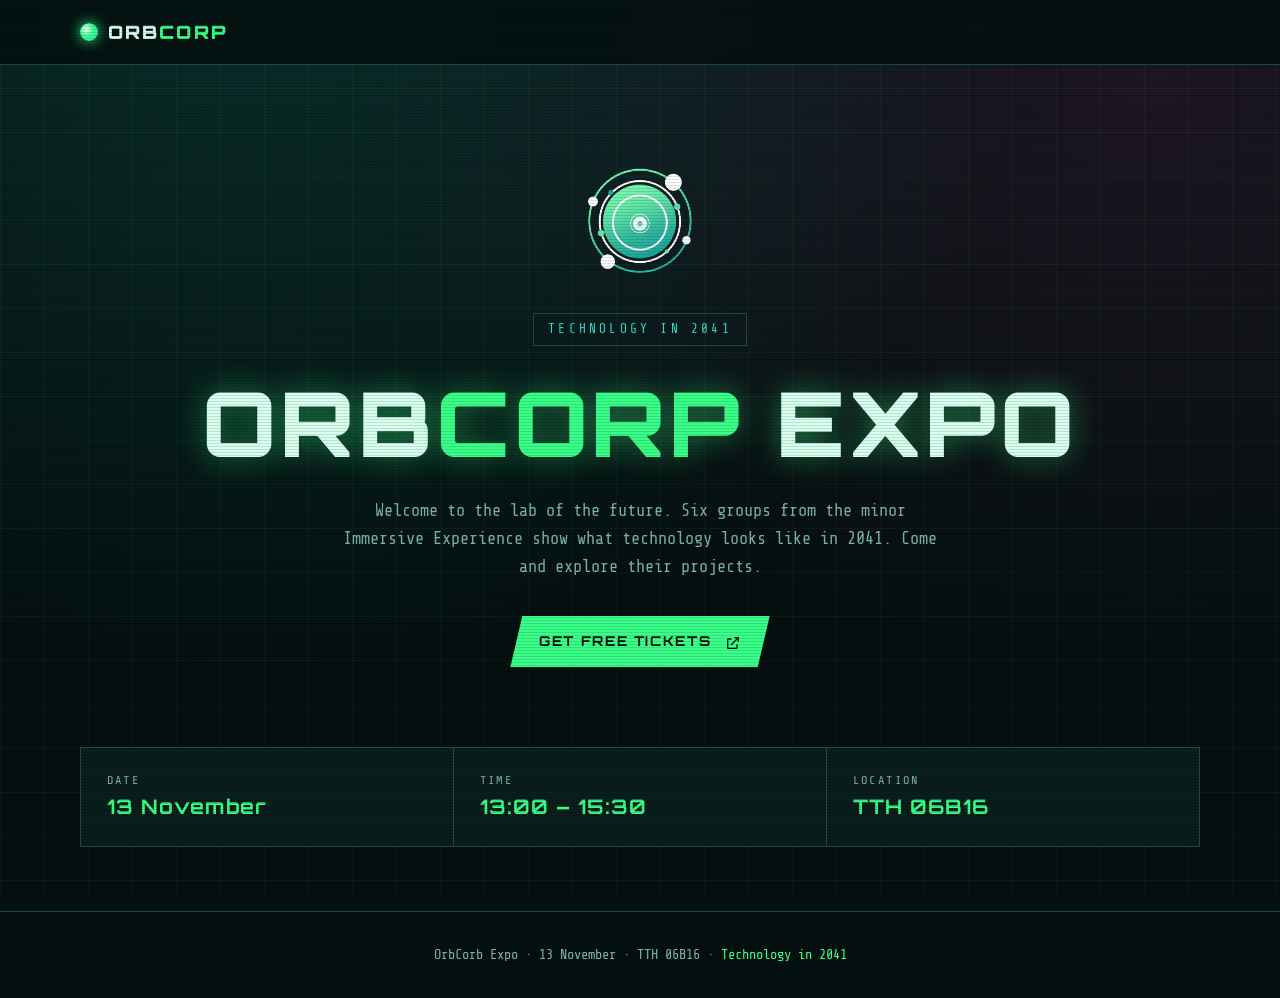
<file: index.html>
<!DOCTYPE html>
<html lang="en">
<head>
  <meta charset="UTF-8">
  <meta name="viewport" content="width=device-width, initial-scale=1">
  <title>OrbCorp Expo | Technology in 2041</title>
  <link rel="stylesheet" href="css/style.css">
</head>
<body>
<header class="site-header">
  <div class="wrap nav">
    <a class="logo" href="index.html"><b>ORB<span>CORP</span></b></a>
    <!-- <button class="nav-toggle" aria-label="Menu">MENU</button>
    <ul class="nav-links">
      <li><a href="index.html" class="active">Home</a></li>
      <li><a href="index.html#projects">Projects</a></li>
      <li><a href="https://www.eventbrite.nl/e/orbcorp-laboratories-tickets-2004228708018?aff=oddtdtcreator" target="_blank">Sign up</a></li>
    </ul> -->
  </div>
</header>

<main>
  <section class="hero">
    <div class="wrap">
      <div class="orb"></div>
      <span class="tag">Technology in 2041</span>
      <h1>ORB<em>CORP</em> EXPO</h1>
      <p class="sub">Welcome to the lab of the future. Six groups from the minor Immersive Experience  show what technology looks like in 2041. Come and explore their projects.</p>
      <div class="cta">
        <a class="btn" href="https://www.eventbrite.nl/e/orbcorp-laboratories-tickets-2004228708018?aff=oddtdtcreator" target="_blank" rel="noopener noreferrer">
          <span>Get free tickets</span>
          <svg aria-hidden="true" viewBox="0 0 24 24" width="16" height="16" style="vertical-align:middle; margin-left:.5rem;">
            <path d="M14 3h7v7h-2V6.41l-9.29 9.3-1.42-1.42 9.3-9.29H14V3zm-4 2H5a2 2 0 0 0-2 2v12a2 2 0 0 0 2 2h12a2 2 0 0 0 2-2v-5h-2v5H5V7h5V5z" fill="currentColor"/>
          </svg>
        </a>
       <!-- <a class="btn ghost" href="#projects">View the projects</a> -->
      </div>
    </div>
  </section>

  <div class="wrap">
    <div class="info">
      <div><small>Date</small><strong>13 November</strong></div>
      <div><small>Time</small><strong>13:00 &ndash; 15:30</strong></div>
      <div><small>Location</small><strong>TTH 06B16</strong></div>
    </div>
  </div>

 <!-- <section id="projects">
    <div class="wrap">
      <h2 class="section-title">Projects</h2>
      <p class="section-lead">Six groups, six visions of 2041. Click a project to find out more.</p>
      <div class="cards">
      <a class="card g1" href="groups/group-1.html">
        <img src="images/group-1.svg" alt="Photo of group 1">
        <div class="card-body">
          <small>Group 1</small>
          <h3>Project title group 1</h3>
          <p>A short description of this group's project goes here. Replace this dummy text with your own.</p>
          <span class="more">View project &rarr;</span>
        </div>
      </a>
      <a class="card g2" href="groups/group-2.html">
        <img src="images/group-2.svg" alt="Photo of group 2">
        <div class="card-body">
          <small>Group 2</small>
          <h3>Project title group 2</h3>
          <p>A short description of this group's project goes here. Replace this dummy text with your own.</p>
          <span class="more">View project &rarr;</span>
        </div>
      </a>
      <a class="card g3" href="groups/group-3.html">
        <img src="images/group-3.svg" alt="Photo of group 3">
        <div class="card-body">
          <small>Group 3</small>
          <h3>Project title group 3</h3>
          <p>A short description of this group's project goes here. Replace this dummy text with your own.</p>
          <span class="more">View project &rarr;</span>
        </div>
      </a>
      <a class="card g4" href="groups/group-4.html">
        <img src="images/group-4.svg" alt="Photo of group 4">
        <div class="card-body">
          <small>Group 4</small>
          <h3>Project title group 4</h3>
          <p>A short description of this group's project goes here. Replace this dummy text with your own.</p>
          <span class="more">View project &rarr;</span>
        </div>
      </a>
      <a class="card g5" href="groups/group-5.html">
        <img src="images/group-5.svg" alt="Photo of group 5">
        <div class="card-body">
          <small>Group 5</small>
          <h3>Project title group 5</h3>
          <p>A short description of this group's project goes here. Replace this dummy text with your own.</p>
          <span class="more">View project &rarr;</span>
        </div>
      </a>
      <a class="card g6" href="groups/group-6.html">
        <img src="images/group-6.svg" alt="Photo of group 6">
        <div class="card-body">
          <small>Group 6</small>
          <h3>Project title group 6</h3>
          <p>A short description of this group's project goes here. Replace this dummy text with your own.</p>
          <span class="more">View project &rarr;</span>
        </div>
      </a>
      </div>
    </div>
  </section> -->
</main>

<footer class="site-footer">
  <div class="wrap">OrbCorb Expo &middot; 13 November &middot; TTH 06B16 &middot; <span>Technology in 2041</span></div>
</footer>
<script src="js/main.js"></script>
</body>
</html>
</file>
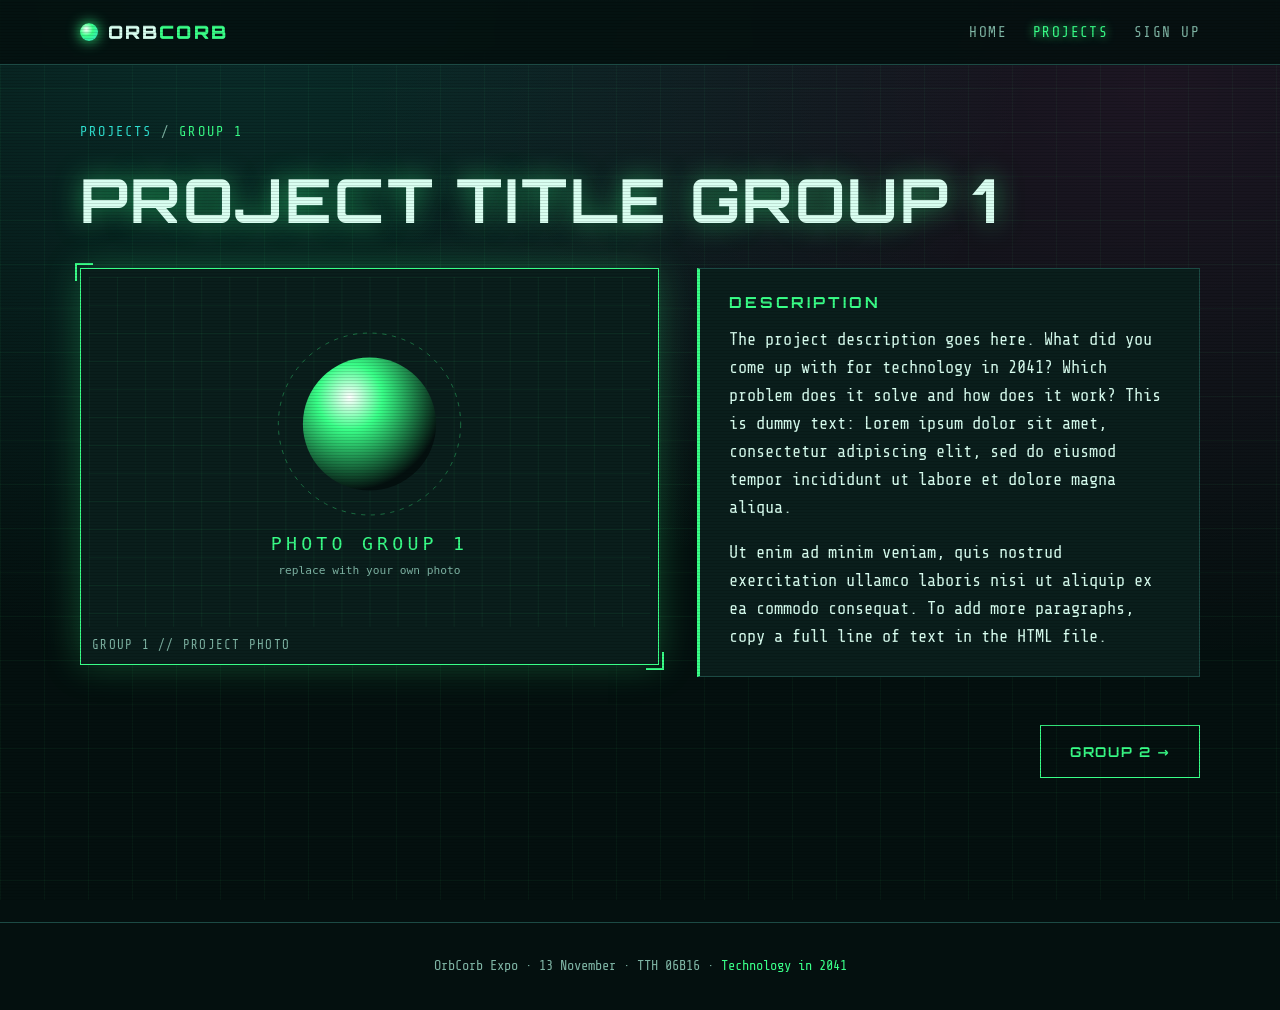
<file: groups/group-1.html>
<!DOCTYPE html>
<html lang="en">
<head>
  <meta charset="UTF-8">
  <meta name="viewport" content="width=device-width, initial-scale=1">
  <title>Group 1 | OrbCorb Expo</title>
  <link rel="stylesheet" href="../css/style.css">
</head>
<body class="g1">
<header class="site-header">
  <div class="wrap nav">
    <a class="logo" href="../index.html"><b>ORB<span>CORB</span></b></a>
    <button class="nav-toggle" aria-label="Menu">MENU</button>
    <ul class="nav-links">
      <li><a href="../index.html">Home</a></li>
      <li><a href="../index.html#projects" class="active">Projects</a></li>
      <li><a href="../signup.html">Sign up</a></li>
    </ul>
  </div>
</header>

<main class="wrap project">
  <p class="crumb"><a href="../index.html#projects">Projects</a> / <b>Group 1</b></p>

  <!-- ===== HIER INVULLEN: titel ===== -->
  <h1>Project title group 1</h1>

  <div class="project-grid">
    <figure class="frame">
      <!-- ===== HIER INVULLEN: foto (zet je foto in /images en pas src aan) ===== -->
      <img src="../images/group-1.svg" alt="Photo of group 1">
      <figcaption>Group 1 // project photo</figcaption>
    </figure>

    <div class="desc">
      <h2>Description</h2>
      <!-- ===== HIER INVULLEN: beschrijving ===== -->
      <p>The project description goes here. What did you come up with for technology in 2041? Which problem does it solve and how does it work? This is dummy text: Lorem ipsum dolor sit amet, consectetur adipiscing elit, sed do eiusmod tempor incididunt ut labore et dolore magna aliqua.</p>
      <p>Ut enim ad minim veniam, quis nostrud exercitation ullamco laboris nisi ut aliquip ex ea commodo consequat. To add more paragraphs, copy a full line of text in the HTML file.</p>
    </div>
  </div>

  <nav class="pager">
    <span></span>
    <a class="btn ghost" href="group-2.html">Group 2 &rarr;</a>
  </nav>
</main>

<footer class="site-footer">
  <div class="wrap">OrbCorb Expo &middot; 13 November &middot; TTH 06B16 &middot; <span>Technology in 2041</span></div>
</footer>
<script src="../js/main.js"></script>
</body>
</html>
</file>
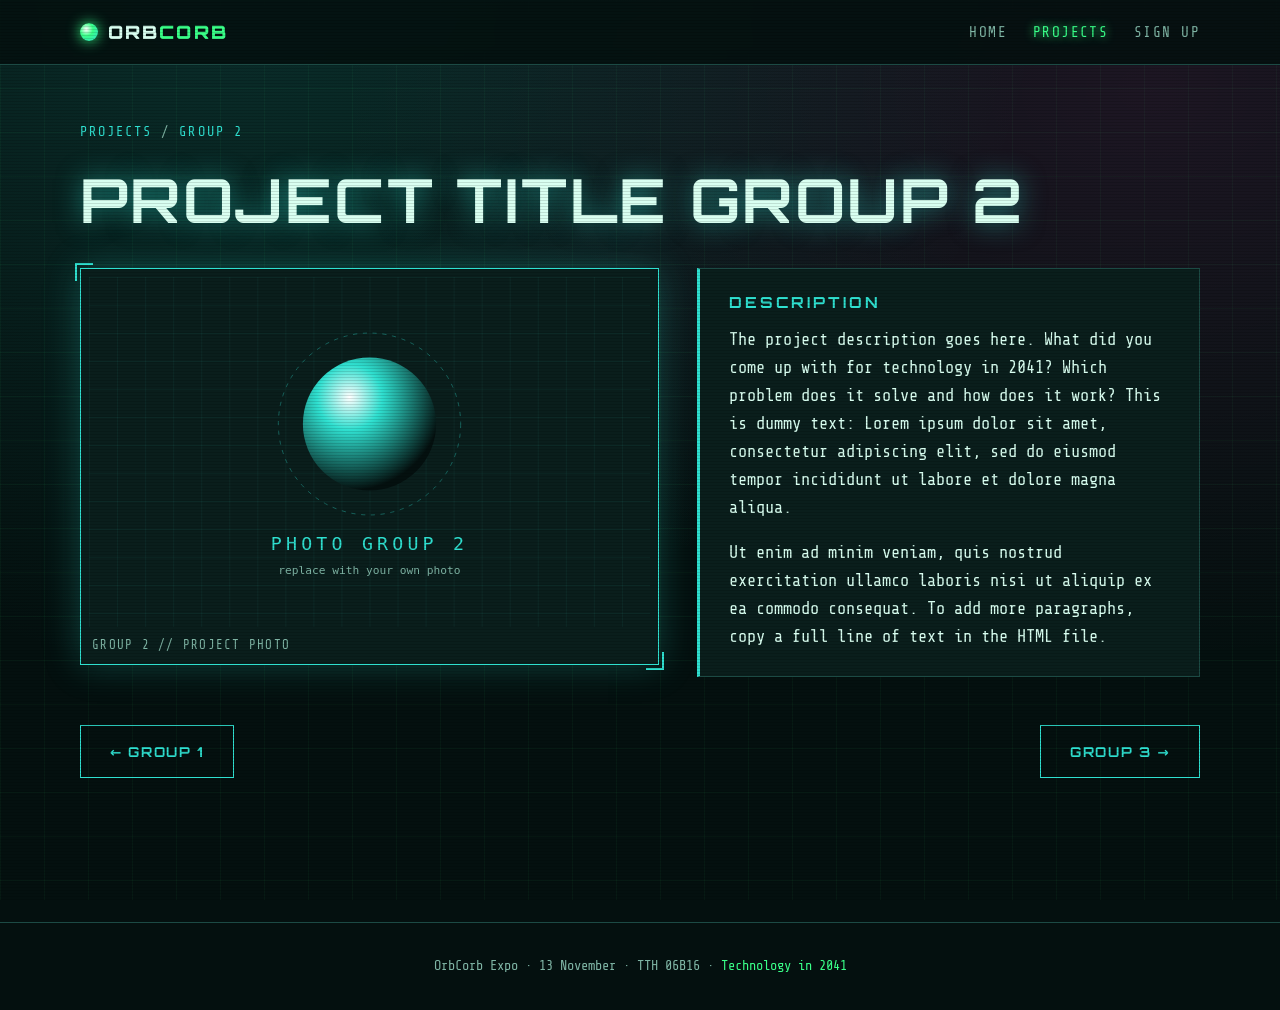
<file: groups/group-2.html>
<!DOCTYPE html>
<html lang="en">
<head>
  <meta charset="UTF-8">
  <meta name="viewport" content="width=device-width, initial-scale=1">
  <title>Group 2 | OrbCorb Expo</title>
  <link rel="stylesheet" href="../css/style.css">
</head>
<body class="g2">
<header class="site-header">
  <div class="wrap nav">
    <a class="logo" href="../index.html"><b>ORB<span>CORB</span></b></a>
    <button class="nav-toggle" aria-label="Menu">MENU</button>
    <ul class="nav-links">
      <li><a href="../index.html">Home</a></li>
      <li><a href="../index.html#projects" class="active">Projects</a></li>
      <li><a href="../signup.html">Sign up</a></li>
    </ul>
  </div>
</header>

<main class="wrap project">
  <p class="crumb"><a href="../index.html#projects">Projects</a> / <b>Group 2</b></p>

  <!-- ===== HIER INVULLEN: titel ===== -->
  <h1>Project title group 2</h1>

  <div class="project-grid">
    <figure class="frame">
      <!-- ===== HIER INVULLEN: foto (zet je foto in /images en pas src aan) ===== -->
      <img src="../images/group-2.svg" alt="Photo of group 2">
      <figcaption>Group 2 // project photo</figcaption>
    </figure>

    <div class="desc">
      <h2>Description</h2>
      <!-- ===== HIER INVULLEN: beschrijving ===== -->
      <p>The project description goes here. What did you come up with for technology in 2041? Which problem does it solve and how does it work? This is dummy text: Lorem ipsum dolor sit amet, consectetur adipiscing elit, sed do eiusmod tempor incididunt ut labore et dolore magna aliqua.</p>
      <p>Ut enim ad minim veniam, quis nostrud exercitation ullamco laboris nisi ut aliquip ex ea commodo consequat. To add more paragraphs, copy a full line of text in the HTML file.</p>
    </div>
  </div>

  <nav class="pager">
    <a class="btn ghost" href="group-1.html">&larr; Group 1</a>
    <a class="btn ghost" href="group-3.html">Group 3 &rarr;</a>
  </nav>
</main>

<footer class="site-footer">
  <div class="wrap">OrbCorb Expo &middot; 13 November &middot; TTH 06B16 &middot; <span>Technology in 2041</span></div>
</footer>
<script src="../js/main.js"></script>
</body>
</html>
</file>
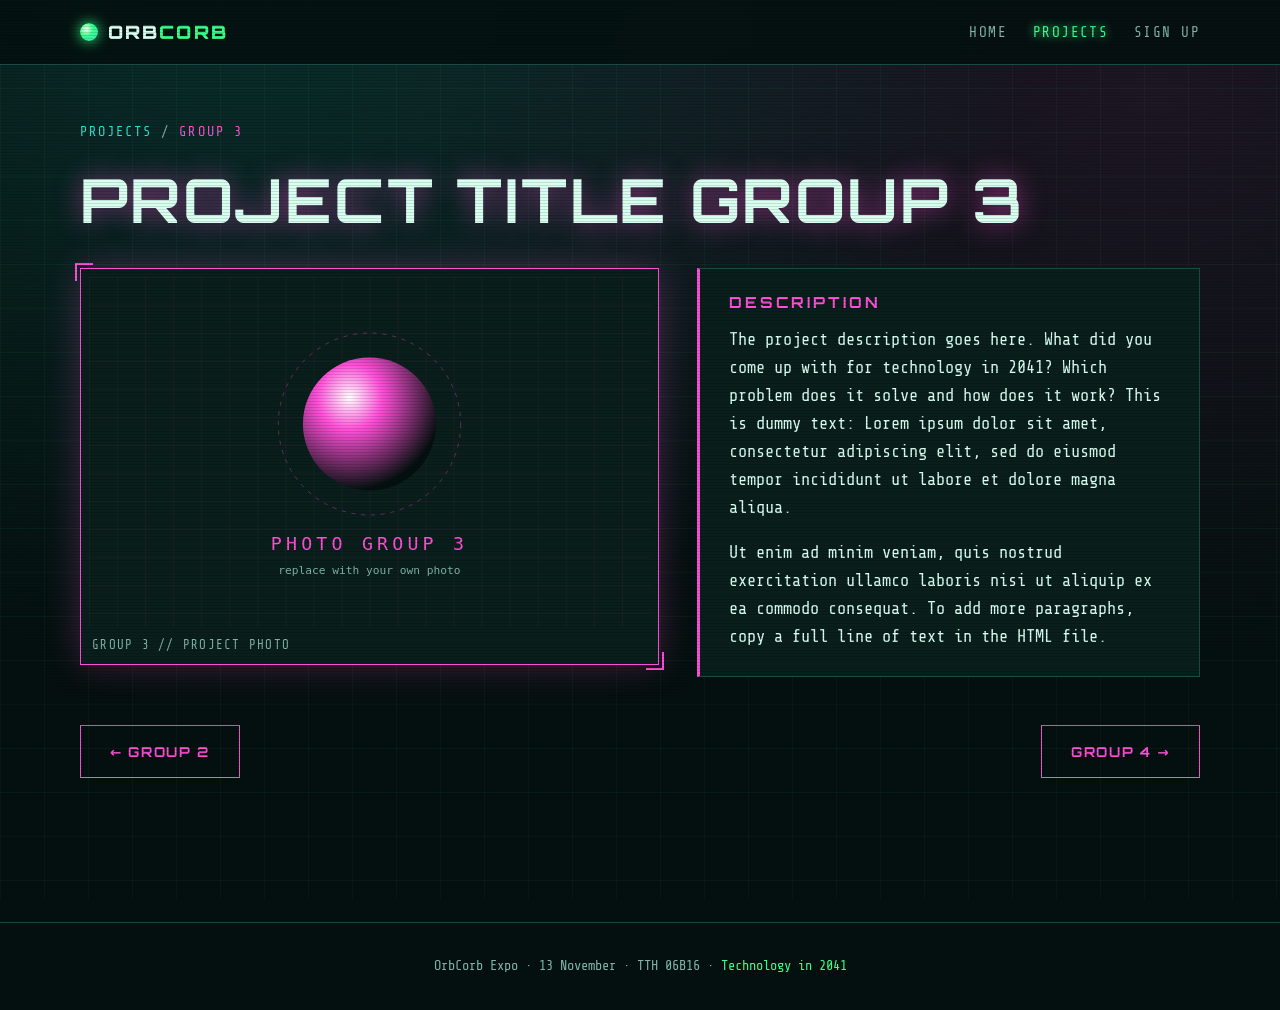
<file: groups/group-3.html>
<!DOCTYPE html>
<html lang="en">
<head>
  <meta charset="UTF-8">
  <meta name="viewport" content="width=device-width, initial-scale=1">
  <title>Group 3 | OrbCorb Expo</title>
  <link rel="stylesheet" href="../css/style.css">
</head>
<body class="g3">
<header class="site-header">
  <div class="wrap nav">
    <a class="logo" href="../index.html"><b>ORB<span>CORB</span></b></a>
    <button class="nav-toggle" aria-label="Menu">MENU</button>
    <ul class="nav-links">
      <li><a href="../index.html">Home</a></li>
      <li><a href="../index.html#projects" class="active">Projects</a></li>
      <li><a href="../signup.html">Sign up</a></li>
    </ul>
  </div>
</header>

<main class="wrap project">
  <p class="crumb"><a href="../index.html#projects">Projects</a> / <b>Group 3</b></p>

  <!-- ===== HIER INVULLEN: titel ===== -->
  <h1>Project title group 3</h1>

  <div class="project-grid">
    <figure class="frame">
      <!-- ===== HIER INVULLEN: foto (zet je foto in /images en pas src aan) ===== -->
      <img src="../images/group-3.svg" alt="Photo of group 3">
      <figcaption>Group 3 // project photo</figcaption>
    </figure>

    <div class="desc">
      <h2>Description</h2>
      <!-- ===== HIER INVULLEN: beschrijving ===== -->
      <p>The project description goes here. What did you come up with for technology in 2041? Which problem does it solve and how does it work? This is dummy text: Lorem ipsum dolor sit amet, consectetur adipiscing elit, sed do eiusmod tempor incididunt ut labore et dolore magna aliqua.</p>
      <p>Ut enim ad minim veniam, quis nostrud exercitation ullamco laboris nisi ut aliquip ex ea commodo consequat. To add more paragraphs, copy a full line of text in the HTML file.</p>
    </div>
  </div>

  <nav class="pager">
    <a class="btn ghost" href="group-2.html">&larr; Group 2</a>
    <a class="btn ghost" href="group-4.html">Group 4 &rarr;</a>
  </nav>
</main>

<footer class="site-footer">
  <div class="wrap">OrbCorb Expo &middot; 13 November &middot; TTH 06B16 &middot; <span>Technology in 2041</span></div>
</footer>
<script src="../js/main.js"></script>
</body>
</html>
</file>
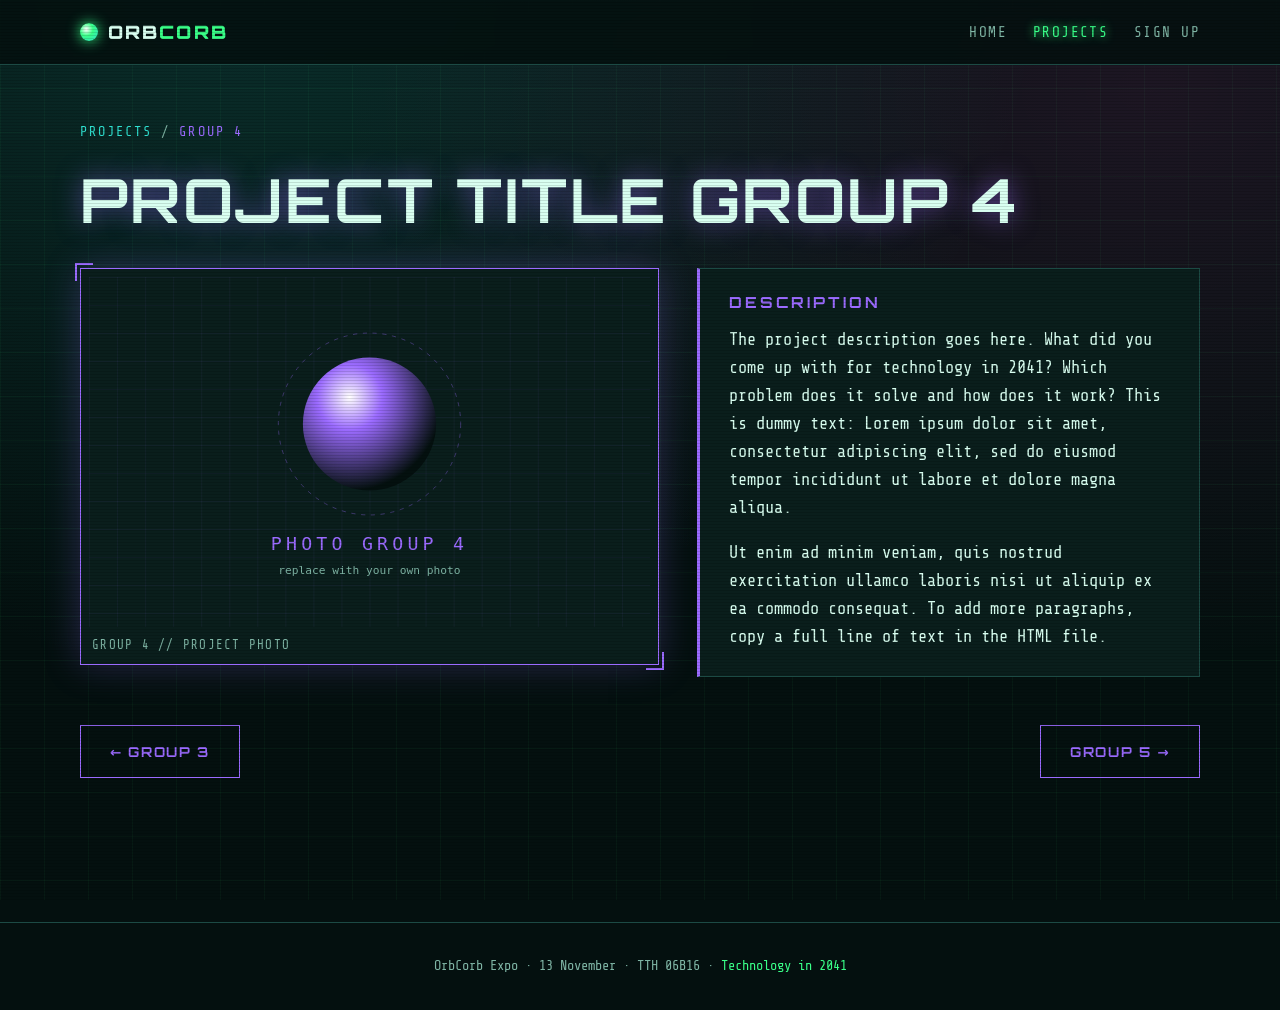
<file: groups/group-4.html>
<!DOCTYPE html>
<html lang="en">
<head>
  <meta charset="UTF-8">
  <meta name="viewport" content="width=device-width, initial-scale=1">
  <title>Group 4 | OrbCorb Expo</title>
  <link rel="stylesheet" href="../css/style.css">
</head>
<body class="g4">
<header class="site-header">
  <div class="wrap nav">
    <a class="logo" href="../index.html"><b>ORB<span>CORB</span></b></a>
    <button class="nav-toggle" aria-label="Menu">MENU</button>
    <ul class="nav-links">
      <li><a href="../index.html">Home</a></li>
      <li><a href="../index.html#projects" class="active">Projects</a></li>
      <li><a href="../signup.html">Sign up</a></li>
    </ul>
  </div>
</header>

<main class="wrap project">
  <p class="crumb"><a href="../index.html#projects">Projects</a> / <b>Group 4</b></p>

  <!-- ===== HIER INVULLEN: titel ===== -->
  <h1>Project title group 4</h1>

  <div class="project-grid">
    <figure class="frame">
      <!-- ===== HIER INVULLEN: foto (zet je foto in /images en pas src aan) ===== -->
      <img src="../images/group-4.svg" alt="Photo of group 4">
      <figcaption>Group 4 // project photo</figcaption>
    </figure>

    <div class="desc">
      <h2>Description</h2>
      <!-- ===== HIER INVULLEN: beschrijving ===== -->
      <p>The project description goes here. What did you come up with for technology in 2041? Which problem does it solve and how does it work? This is dummy text: Lorem ipsum dolor sit amet, consectetur adipiscing elit, sed do eiusmod tempor incididunt ut labore et dolore magna aliqua.</p>
      <p>Ut enim ad minim veniam, quis nostrud exercitation ullamco laboris nisi ut aliquip ex ea commodo consequat. To add more paragraphs, copy a full line of text in the HTML file.</p>
    </div>
  </div>

  <nav class="pager">
    <a class="btn ghost" href="group-3.html">&larr; Group 3</a>
    <a class="btn ghost" href="group-5.html">Group 5 &rarr;</a>
  </nav>
</main>

<footer class="site-footer">
  <div class="wrap">OrbCorb Expo &middot; 13 November &middot; TTH 06B16 &middot; <span>Technology in 2041</span></div>
</footer>
<script src="../js/main.js"></script>
</body>
</html>
</file>
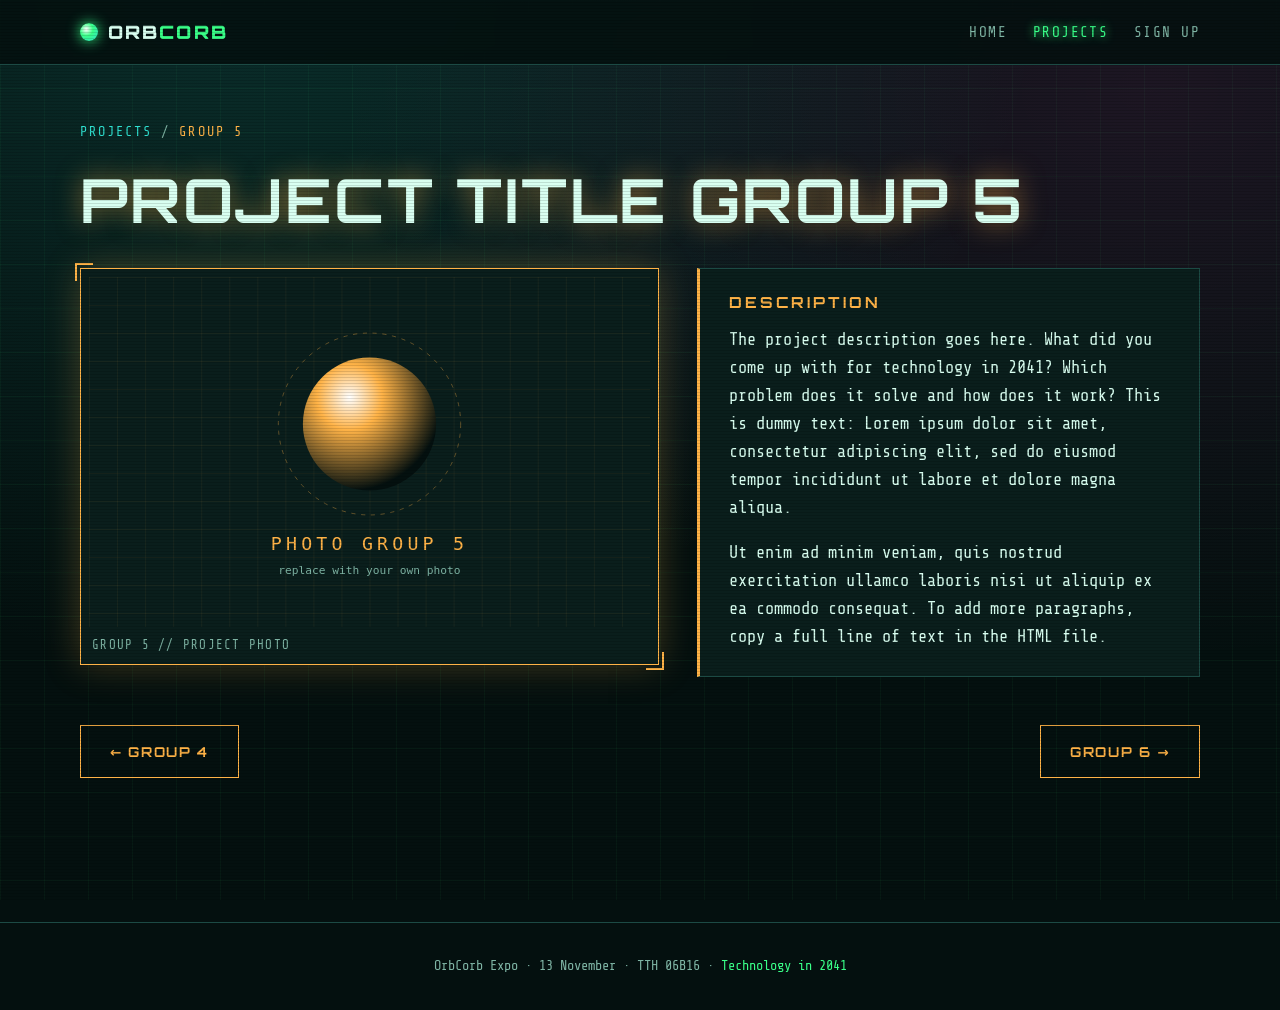
<file: groups/group-5.html>
<!DOCTYPE html>
<html lang="en">
<head>
  <meta charset="UTF-8">
  <meta name="viewport" content="width=device-width, initial-scale=1">
  <title>Group 5 | OrbCorb Expo</title>
  <link rel="stylesheet" href="../css/style.css">
</head>
<body class="g5">
<header class="site-header">
  <div class="wrap nav">
    <a class="logo" href="../index.html"><b>ORB<span>CORB</span></b></a>
    <button class="nav-toggle" aria-label="Menu">MENU</button>
    <ul class="nav-links">
      <li><a href="../index.html">Home</a></li>
      <li><a href="../index.html#projects" class="active">Projects</a></li>
      <li><a href="../signup.html">Sign up</a></li>
    </ul>
  </div>
</header>

<main class="wrap project">
  <p class="crumb"><a href="../index.html#projects">Projects</a> / <b>Group 5</b></p>

  <!-- ===== HIER INVULLEN: titel ===== -->
  <h1>Project title group 5</h1>

  <div class="project-grid">
    <figure class="frame">
      <!-- ===== HIER INVULLEN: foto (zet je foto in /images en pas src aan) ===== -->
      <img src="../images/group-5.svg" alt="Photo of group 5">
      <figcaption>Group 5 // project photo</figcaption>
    </figure>

    <div class="desc">
      <h2>Description</h2>
      <!-- ===== HIER INVULLEN: beschrijving ===== -->
      <p>The project description goes here. What did you come up with for technology in 2041? Which problem does it solve and how does it work? This is dummy text: Lorem ipsum dolor sit amet, consectetur adipiscing elit, sed do eiusmod tempor incididunt ut labore et dolore magna aliqua.</p>
      <p>Ut enim ad minim veniam, quis nostrud exercitation ullamco laboris nisi ut aliquip ex ea commodo consequat. To add more paragraphs, copy a full line of text in the HTML file.</p>
    </div>
  </div>

  <nav class="pager">
    <a class="btn ghost" href="group-4.html">&larr; Group 4</a>
    <a class="btn ghost" href="group-6.html">Group 6 &rarr;</a>
  </nav>
</main>

<footer class="site-footer">
  <div class="wrap">OrbCorb Expo &middot; 13 November &middot; TTH 06B16 &middot; <span>Technology in 2041</span></div>
</footer>
<script src="../js/main.js"></script>
</body>
</html>
</file>
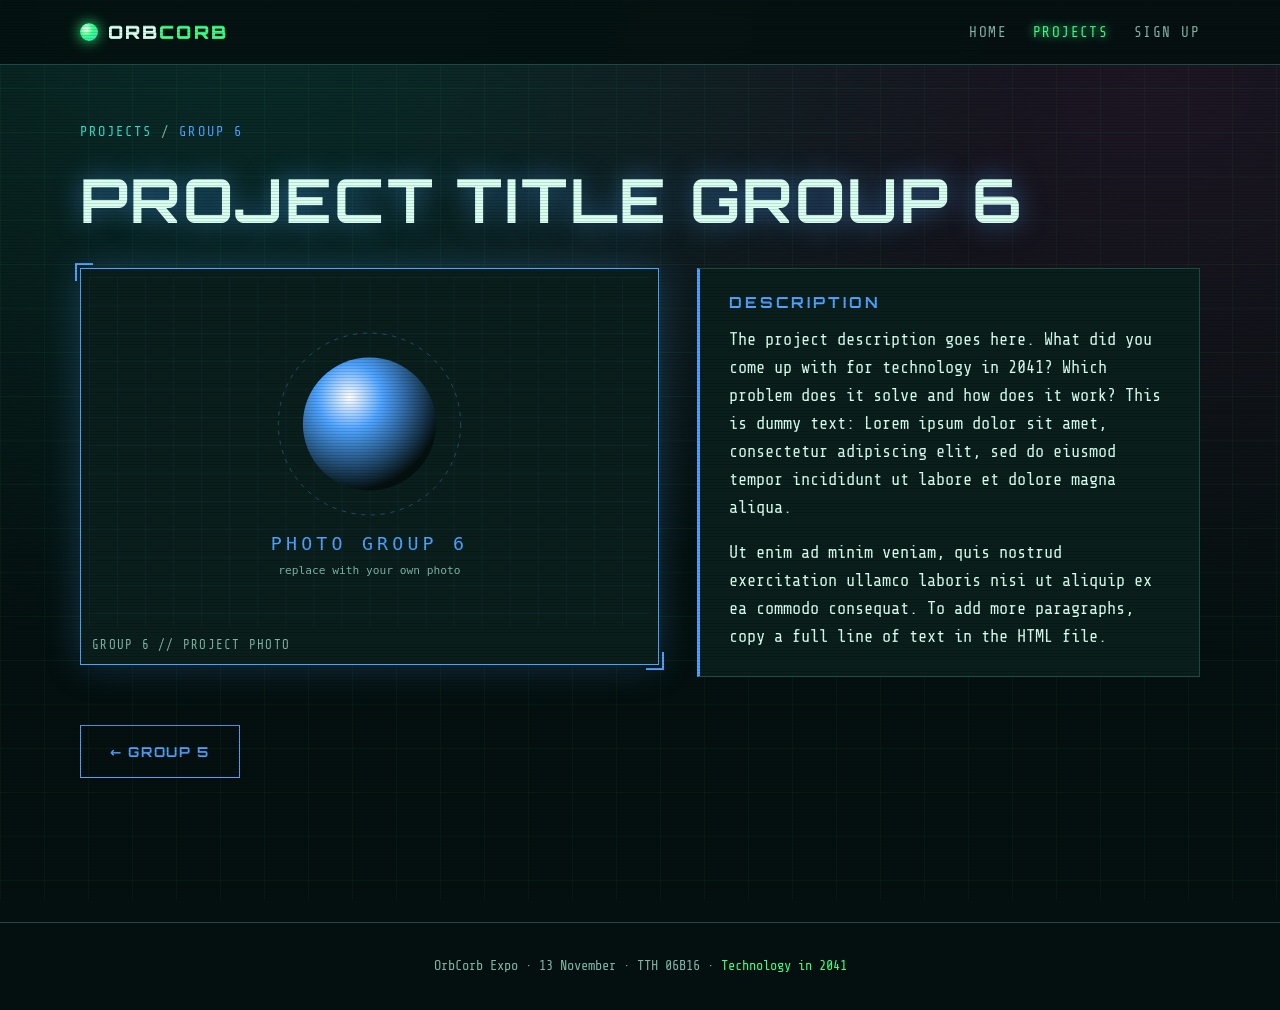
<file: groups/group-6.html>
<!DOCTYPE html>
<html lang="en">
<head>
  <meta charset="UTF-8">
  <meta name="viewport" content="width=device-width, initial-scale=1">
  <title>Group 6 | OrbCorb Expo</title>
  <link rel="stylesheet" href="../css/style.css">
</head>
<body class="g6">
<header class="site-header">
  <div class="wrap nav">
    <a class="logo" href="../index.html"><b>ORB<span>CORB</span></b></a>
    <button class="nav-toggle" aria-label="Menu">MENU</button>
    <ul class="nav-links">
      <li><a href="../index.html">Home</a></li>
      <li><a href="../index.html#projects" class="active">Projects</a></li>
      <li><a href="../signup.html">Sign up</a></li>
    </ul>
  </div>
</header>

<main class="wrap project">
  <p class="crumb"><a href="../index.html#projects">Projects</a> / <b>Group 6</b></p>

  <!-- ===== HIER INVULLEN: titel ===== -->
  <h1>Project title group 6</h1>

  <div class="project-grid">
    <figure class="frame">
      <!-- ===== HIER INVULLEN: foto (zet je foto in /images en pas src aan) ===== -->
      <img src="../images/group-6.svg" alt="Photo of group 6">
      <figcaption>Group 6 // project photo</figcaption>
    </figure>

    <div class="desc">
      <h2>Description</h2>
      <!-- ===== HIER INVULLEN: beschrijving ===== -->
      <p>The project description goes here. What did you come up with for technology in 2041? Which problem does it solve and how does it work? This is dummy text: Lorem ipsum dolor sit amet, consectetur adipiscing elit, sed do eiusmod tempor incididunt ut labore et dolore magna aliqua.</p>
      <p>Ut enim ad minim veniam, quis nostrud exercitation ullamco laboris nisi ut aliquip ex ea commodo consequat. To add more paragraphs, copy a full line of text in the HTML file.</p>
    </div>
  </div>

  <nav class="pager">
    <a class="btn ghost" href="group-5.html">&larr; Group 5</a>
    <span></span>
  </nav>
</main>

<footer class="site-footer">
  <div class="wrap">OrbCorb Expo &middot; 13 November &middot; TTH 06B16 &middot; <span>Technology in 2041</span></div>
</footer>
<script src="../js/main.js"></script>
</body>
</html>
</file>
<file: css/style.css>
/* ==========================================================
   ORBCORB EXPO - stijl
   Pas hier de kleuren aan: alles verandert mee.
   ========================================================== */

@import url("https://fonts.googleapis.com/css2?family=Orbitron:wght@500;700;900&family=Share+Tech+Mono&display=swap");

:root {
  --bg: #04100f;
  --panel: #0a1e1c;
  --panel-2: #0e2926;
  --line: #1c4a44;
  --text: #d9fff1;
  --muted: #7fb5a5;

  --green: #39ff88;
  --teal: #2fe0d0;
  --magenta: #ff4fd8;
  --violet: #9b6bff;
  --amber: #ffb347;
  --blue: #4da3ff;

  --accent: var(--green); /* wordt per pagina/kaart overschreven */

  --font-head: "Orbitron", "Segoe UI", system-ui, sans-serif;
  --font-body: "Share Tech Mono", "Consolas", "Courier New", monospace;
}

* { box-sizing: border-box; margin: 0; padding: 0; }

html { scroll-behavior: smooth; }

body {
  background: var(--bg);
  color: var(--text);
  font-family: var(--font-body);
  font-size: 17px;
  line-height: 1.65;
  min-height: 100vh;
  /* grid + glow op de achtergrond */
  background-image:
    radial-gradient(ellipse at 20% -10%, rgba(47, 224, 208, 0.16), transparent 55%),
    radial-gradient(ellipse at 90% 10%, rgba(255, 79, 216, 0.10), transparent 50%),
    linear-gradient(rgba(57, 255, 136, 0.045) 1px, transparent 1px),
    linear-gradient(90deg, rgba(57, 255, 136, 0.045) 1px, transparent 1px);
  background-size: auto, auto, 44px 44px, 44px 44px;
  background-attachment: fixed;
}

/* scanlines */
body::after {
  content: "";
  position: fixed;
  inset: 0;
  pointer-events: none;
  background: repeating-linear-gradient(0deg, rgba(0,0,0,0.12) 0 1px, transparent 1px 3px);
  z-index: 100;
}

a { color: var(--teal); text-decoration: none; }
a:hover { color: var(--green); }

img { max-width: 100%; display: block; }

h1, h2, h3 {
  font-family: var(--font-head);
  letter-spacing: 0.04em;
  line-height: 1.15;
  text-transform: uppercase;
}

.wrap { width: min(1120px, 92%); margin-inline: auto; }

/* ---------- header / nav ---------- */
.site-header {
  position: sticky;
  top: 0;
  z-index: 50;
  background: rgba(4, 16, 15, 0.88);
  backdrop-filter: blur(8px);
  border-bottom: 1px solid var(--line);
}
.nav {
  display: flex;
  align-items: center;
  justify-content: space-between;
  height: 64px;
}
.logo {
  font-family: var(--font-head);
  font-weight: 900;
  font-size: 1.15rem;
  letter-spacing: 0.12em;
  color: var(--text);
  display: flex;
  align-items: center;
  gap: 0.6rem;
}
.logo::before {
  content: "";
  width: 18px;
  height: 18px;
  border-radius: 50%;
  background: radial-gradient(circle at 35% 35%, #fff, var(--green) 40%, var(--teal) 100%);
  box-shadow: 0 0 14px var(--green);
}
.logo b { font-weight: 900; }
.logo span { color: var(--green); }

.nav-links { display: flex; gap: 1.6rem; list-style: none; }
.nav-links a {
  color: var(--muted);
  font-size: 0.9rem;
  text-transform: uppercase;
  letter-spacing: 0.1em;
}
.nav-links a:hover,
.nav-links a.active { color: var(--green); text-shadow: 0 0 10px var(--green); }

.nav-toggle {
  display: none;
  background: none;
  border: 1px solid var(--line);
  color: var(--green);
  font-family: var(--font-body);
  font-size: 0.9rem;
  padding: 0.4rem 0.8rem;
  cursor: pointer;
}

/* ---------- knoppen ---------- */
.btn {
  display: inline-block;
  font-family: var(--font-head);
  font-weight: 700;
  font-size: 0.85rem;
  letter-spacing: 0.12em;
  text-transform: uppercase;
  color: var(--bg);
  background: var(--accent);
  padding: 0.9rem 1.8rem;
  clip-path: polygon(12px 0, 100% 0, calc(100% - 12px) 100%, 0 100%);
  box-shadow: 0 0 24px color-mix(in srgb, var(--accent) 55%, transparent);
  transition: transform 0.15s, filter 0.15s;
}
.btn:hover { color: var(--bg); transform: translateY(-2px); filter: brightness(1.15); }
.btn.ghost {
  background: transparent;
  color: var(--accent);
  border: 1px solid var(--accent);
  clip-path: none;
  box-shadow: none;
}
.btn.ghost:hover { background: color-mix(in srgb, var(--accent) 14%, transparent); color: var(--accent); }

/* ---------- hero ---------- */
.hero { padding: 6rem 0 4rem; text-align: center; position: relative; }
.tag {
  display: inline-block;
  font-size: 0.8rem;
  letter-spacing: 0.25em;
  text-transform: uppercase;
  color: var(--teal);
  border: 1px solid var(--line);
  padding: 0.3rem 0.9rem;
  margin-bottom: 1.6rem;
}
.hero h1 {
  font-size: clamp(2.6rem, 8vw, 5.6rem);
  font-weight: 900;
  color: var(--text);
  text-shadow: 0 0 30px rgba(57, 255, 136, 0.45);
}
.hero h1 em { font-style: normal; color: var(--green); }
.hero .sub {
  max-width: 620px;
  margin: 1.4rem auto 2.2rem;
  color: var(--muted);
}
.hero .cta { display: flex; gap: 1rem; justify-content: center; flex-wrap: wrap; }

/* orb */
.orb {
  width: 120px;
  height: 120px;
  margin: 0 auto 2rem;
  border-radius: 50%;
  background-image: url("/images/orbcorp-logo-normaal.png");
  background-repeat: no-repeat;
  background-position: center center;
  background-size: 90% 90%;
  overflow: hidden;
  /* box-shadow: 0 0 60px rgba(57, 255, 136, 0.55), inset 0 0 30px rgba(0,0,0,0.35); */
  animation: float 5s ease-in-out infinite;
  position: relative;
}
.orb::before, .orb::after {
  content: "";
  position: absolute;
  inset: -16px;
  border-radius: 50%;
  border: 1px dashed rgba(57, 255, 136, 0.45);
  animation: spin 18s linear infinite;
}
.orb::after { inset: -30px; border-color: rgba(47, 224, 208, 0.3); animation-duration: 30s; animation-direction: reverse; }
@keyframes float { 50% { transform: translateY(-10px); } }
@keyframes spin { to { transform: rotate(360deg); } }

/* ---------- info-strip ---------- */
.info {
  display: grid;
  grid-template-columns: repeat(3, 1fr);
  gap: 1px;
  background: var(--line);
  border: 1px solid var(--line);
  margin: 1rem 0 4rem;
}
.info div { background: var(--panel); padding: 1.4rem 1.6rem; }
.info small {
  display: block;
  color: var(--muted);
  font-size: 0.75rem;
  letter-spacing: 0.2em;
  text-transform: uppercase;
}
.info strong {
  font-family: var(--font-head);
  font-size: 1.25rem;
  color: var(--green);
  letter-spacing: 0.05em;
}

/* ---------- secties ---------- */
section { padding: 3rem 0; }
.section-title { font-size: clamp(1.5rem, 3.5vw, 2.2rem); margin-bottom: 0.5rem; }
.section-title::before { content: "// "; color: var(--green); }
.section-lead { color: var(--muted); margin-bottom: 2.2rem; max-width: 640px; }

/* ---------- groepskaarten ---------- */
.cards {
  display: grid;
  grid-template-columns: repeat(auto-fill, minmax(320px, 1fr));
  gap: 1.6rem;
}
.card {
  display: flex;
  flex-direction: column;
  background: var(--panel);
  border: 1px solid var(--line);
  color: var(--text);
  position: relative;
  overflow: hidden;
  transition: transform 0.2s, border-color 0.2s, box-shadow 0.2s;
}
.card::before {
  content: "";
  position: absolute;
  top: 0; left: 0;
  width: 100%;
  height: 3px;
  background: var(--accent);
  box-shadow: 0 0 14px var(--accent);
}
.card:hover {
  transform: translateY(-5px);
  border-color: var(--accent);
  box-shadow: 0 0 28px color-mix(in srgb, var(--accent) 30%, transparent);
  color: var(--text);
}
.card img { aspect-ratio: 16 / 10; object-fit: cover; width: 100%; border-bottom: 1px solid var(--line); }
.card-body { padding: 1.2rem 1.4rem 1.5rem; }
.card-body small { color: var(--accent); letter-spacing: 0.2em; text-transform: uppercase; font-size: 0.75rem; }
.card-body h3 { font-size: 1.15rem; margin: 0.3rem 0 0.6rem; }
.card-body p { color: var(--muted); font-size: 0.95rem; }
.card-body .more { display: inline-block; margin-top: 0.9rem; color: var(--accent); font-size: 0.85rem; letter-spacing: 0.1em; text-transform: uppercase; }

/* kleur per groep */
.g1 { --accent: var(--green); }
.g2 { --accent: var(--teal); }
.g3 { --accent: var(--magenta); }
.g4 { --accent: var(--violet); }
.g5 { --accent: var(--amber); }
.g6 { --accent: var(--blue); }

/* ---------- groepspagina ---------- */
.project { padding: 3.5rem 0 2rem; }
.project .crumb { font-size: 0.85rem; letter-spacing: 0.15em; text-transform: uppercase; color: var(--muted); margin-bottom: 1.4rem; }
.project .crumb b { color: var(--accent); font-weight: normal; }
.project h1 {
  font-size: clamp(2rem, 6vw, 3.8rem);
  color: var(--text);
  text-shadow: 0 0 26px color-mix(in srgb, var(--accent) 55%, transparent);
  margin-bottom: 2rem;
}
.project-grid { display: grid; grid-template-columns: 1.15fr 1fr; gap: 2.4rem; align-items: start; }
.frame {
  border: 1px solid var(--accent);
  padding: 8px;
  background: var(--panel);
  box-shadow: 0 0 34px color-mix(in srgb, var(--accent) 25%, transparent);
  position: relative;
}
.frame::before, .frame::after {
  content: "";
  position: absolute;
  width: 16px; height: 16px;
  border: 2px solid var(--accent);
}
.frame::before { top: -6px; left: -6px; border-right: 0; border-bottom: 0; }
.frame::after { bottom: -6px; right: -6px; border-left: 0; border-top: 0; }
.frame img { width: 100%; }
.frame figcaption { font-size: 0.78rem; color: var(--muted); padding: 0.5rem 0.2rem 0; letter-spacing: 0.1em; text-transform: uppercase; }

.desc { background: var(--panel); border: 1px solid var(--line); border-left: 3px solid var(--accent); padding: 1.6rem 1.8rem; }
.desc h2 { font-size: 0.95rem; color: var(--accent); margin-bottom: 0.9rem; letter-spacing: 0.2em; }
.desc p + p { margin-top: 1rem; }

.pager { display: flex; justify-content: space-between; gap: 1rem; flex-wrap: wrap; padding: 3rem 0 4rem; }

/* ---------- aanmelden ---------- */
.signup { max-width: 760px; margin: 0 auto; }
.signup-box { background: var(--panel); border: 1px solid var(--line); padding: 1rem; margin-top: 1.6rem; }
.signup-box iframe { width: 100%; height: 560px; border: 0; background: #fff; }
.notice { border: 1px dashed var(--amber); color: var(--amber); padding: 1rem 1.2rem; margin-top: 1.2rem; font-size: 0.9rem; }

/* ---------- footer ---------- */
.site-footer { border-top: 1px solid var(--line); padding: 2rem 0; color: var(--muted); font-size: 0.85rem; text-align: center; margin-top: 3rem; }
.site-footer span { color: var(--green); }

/* ---------- responsive ---------- */
@media (max-width: 820px) {
  .nav-toggle { display: block; }
  .nav-links {
    display: none;
    position: absolute;
    top: 64px; left: 0; right: 0;
    flex-direction: column;
    gap: 0;
    background: var(--panel);
    border-bottom: 1px solid var(--line);
  }
  .nav-links.open { display: flex; }
  .nav-links a { display: block; padding: 1rem 4%; border-top: 1px solid var(--line); }
  .info { grid-template-columns: 1fr; }
  .project-grid { grid-template-columns: 1fr; }
  .hero { padding: 4rem 0 2.5rem; }
}
</file>
